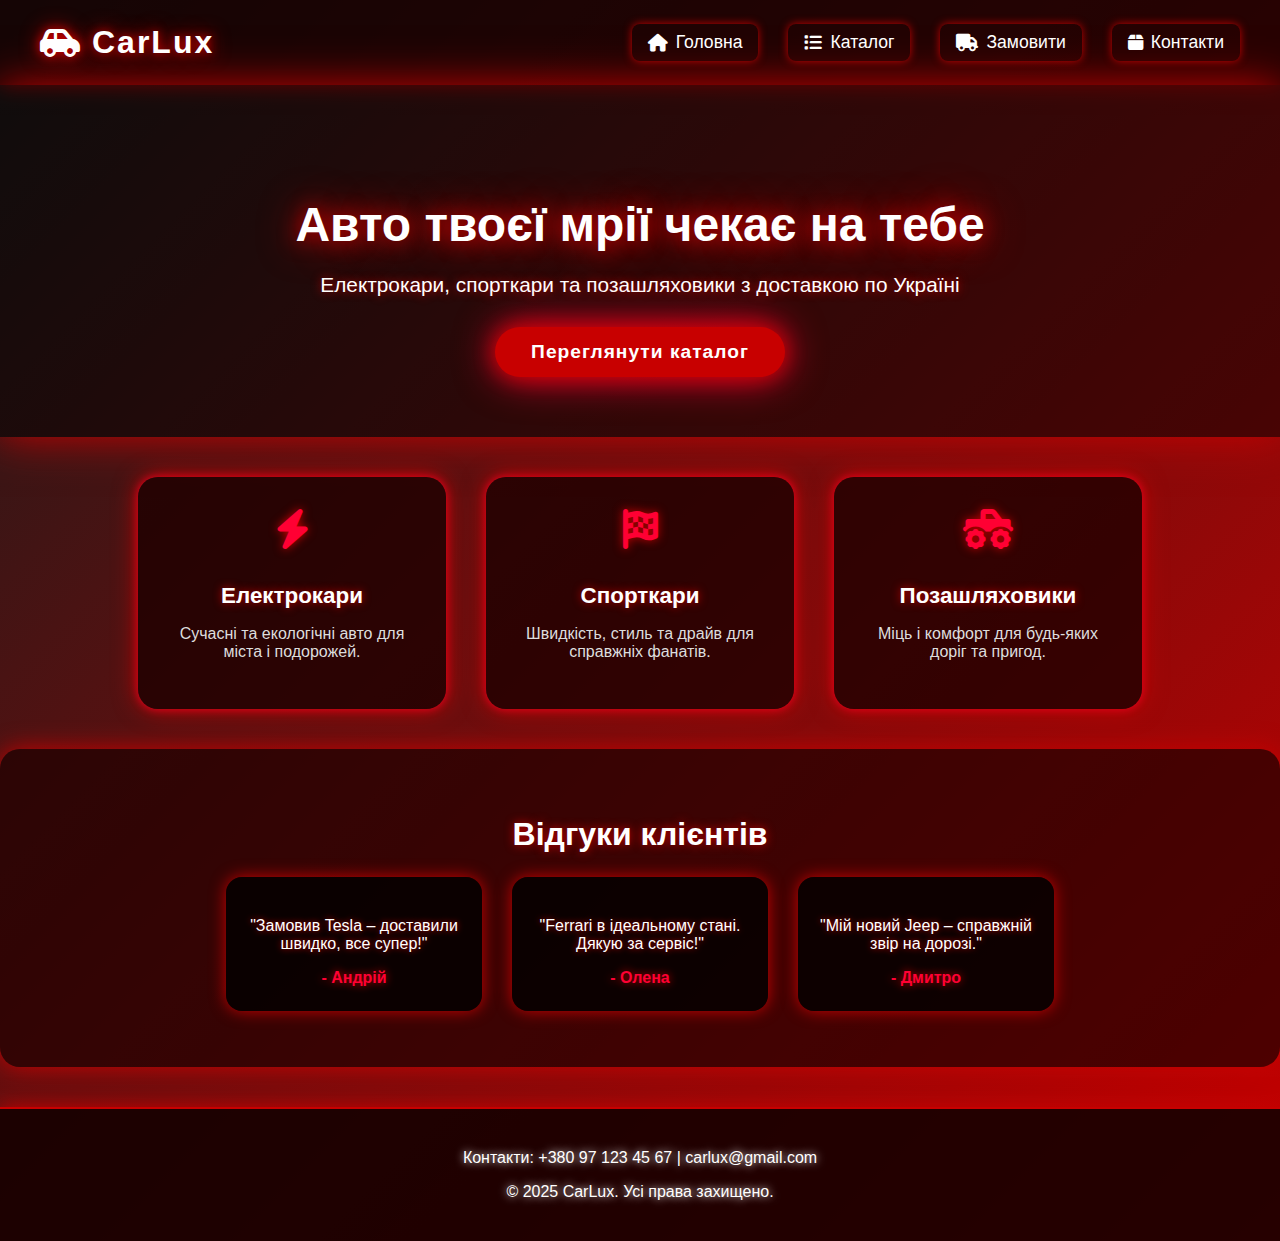
<file: index.html>
<!DOCTYPE html>
<html lang="en">
<head>
    <meta charset="UTF-8">
    <meta name="viewport" content="width=device-width, initial-scale=1.0">
    <title>CarLux - Автосалон</title>
    <link rel="stylesheet" href="./styles.css">
    <!-- Іконки Font Awesome CDN -->
    <link rel="stylesheet" href="https://cdnjs.cloudflare.com/ajax/libs/font-awesome/6.4.2/css/all.min.css">
</head>
<body>
    <!-- Навігація -->
    <header>
        <div class="logo"><i class="fa-solid fa-car-side"></i> CarLux</div>
        <nav>
              <ul>
                <li><a href="index.html"><i class="fa-solid fa-house"></i> Головна</a></li>
                <li><a href="catalog.html"><i class="fa-solid fa-list"></i> Каталог</a></li>
                <li><a href="order.html"><i class="fa-solid fa-truck"></i> Замовити</a></li>
                <li><a href="contacts.html"><i class="fa-solid fa-box"></i> Контакти</a></li>
             </ul>
        </nav>
    </header>

    <!-- Головний банер -->
    <section class="hero">
        <h1>Авто твоєї мрії чекає на тебе</h1>
        <p>Електрокари, спорткари та позашляховики з доставкою по Україні</p>
        <a href="#" class="btn">Переглянути каталог</a>
    </section>

    <!-- Категорії авто -->
    <section class="categories">
        <div class="category electric">
            <i class="fa-solid fa-bolt"></i>
            <h3>Електрокари</h3>
            <p>Сучасні та екологічні авто для міста і подорожей.</p>
        </div>
        <div class="category sport">
            <i class="fa-solid fa-flag-checkered"></i>
            <h3>Спорткари</h3>
            <p>Швидкість, стиль та драйв для справжніх фанатів.</p>
        </div>
        <div class="category suv">
            <i class="fa-solid fa-truck-monster"></i>
            <h3>Позашляховики</h3>
            <p>Міць і комфорт для будь-яких доріг та пригод.</p>
        </div>
    </section>

    <!-- Відгуки -->
    <section class="reviews">
        <h2>Відгуки клієнтів</h2>
        <div class="review-list">
            <div class="review">
                <p>"Замовив Tesla – доставили швидко, все супер!"</p>
                <span>- Андрій</span>
            </div>
            <div class="review">
                <p>"Ferrari в ідеальному стані. Дякую за сервіс!"</p>
                <span>- Олена</span>
            </div>
            <div class="review">
                <p>"Мій новий Jeep – справжній звір на дорозі."</p>
                <span>- Дмитро</span>
            </div>
        </div>
    </section>

    <!-- Підвал -->
    <footer>
        <p>Контакти: +380 97 123 45 67 | carlux@gmail.com</p>
        <p>© 2025 CarLux. Усі права захищено.</p>
    </footer>
</body>
</html>
</file>
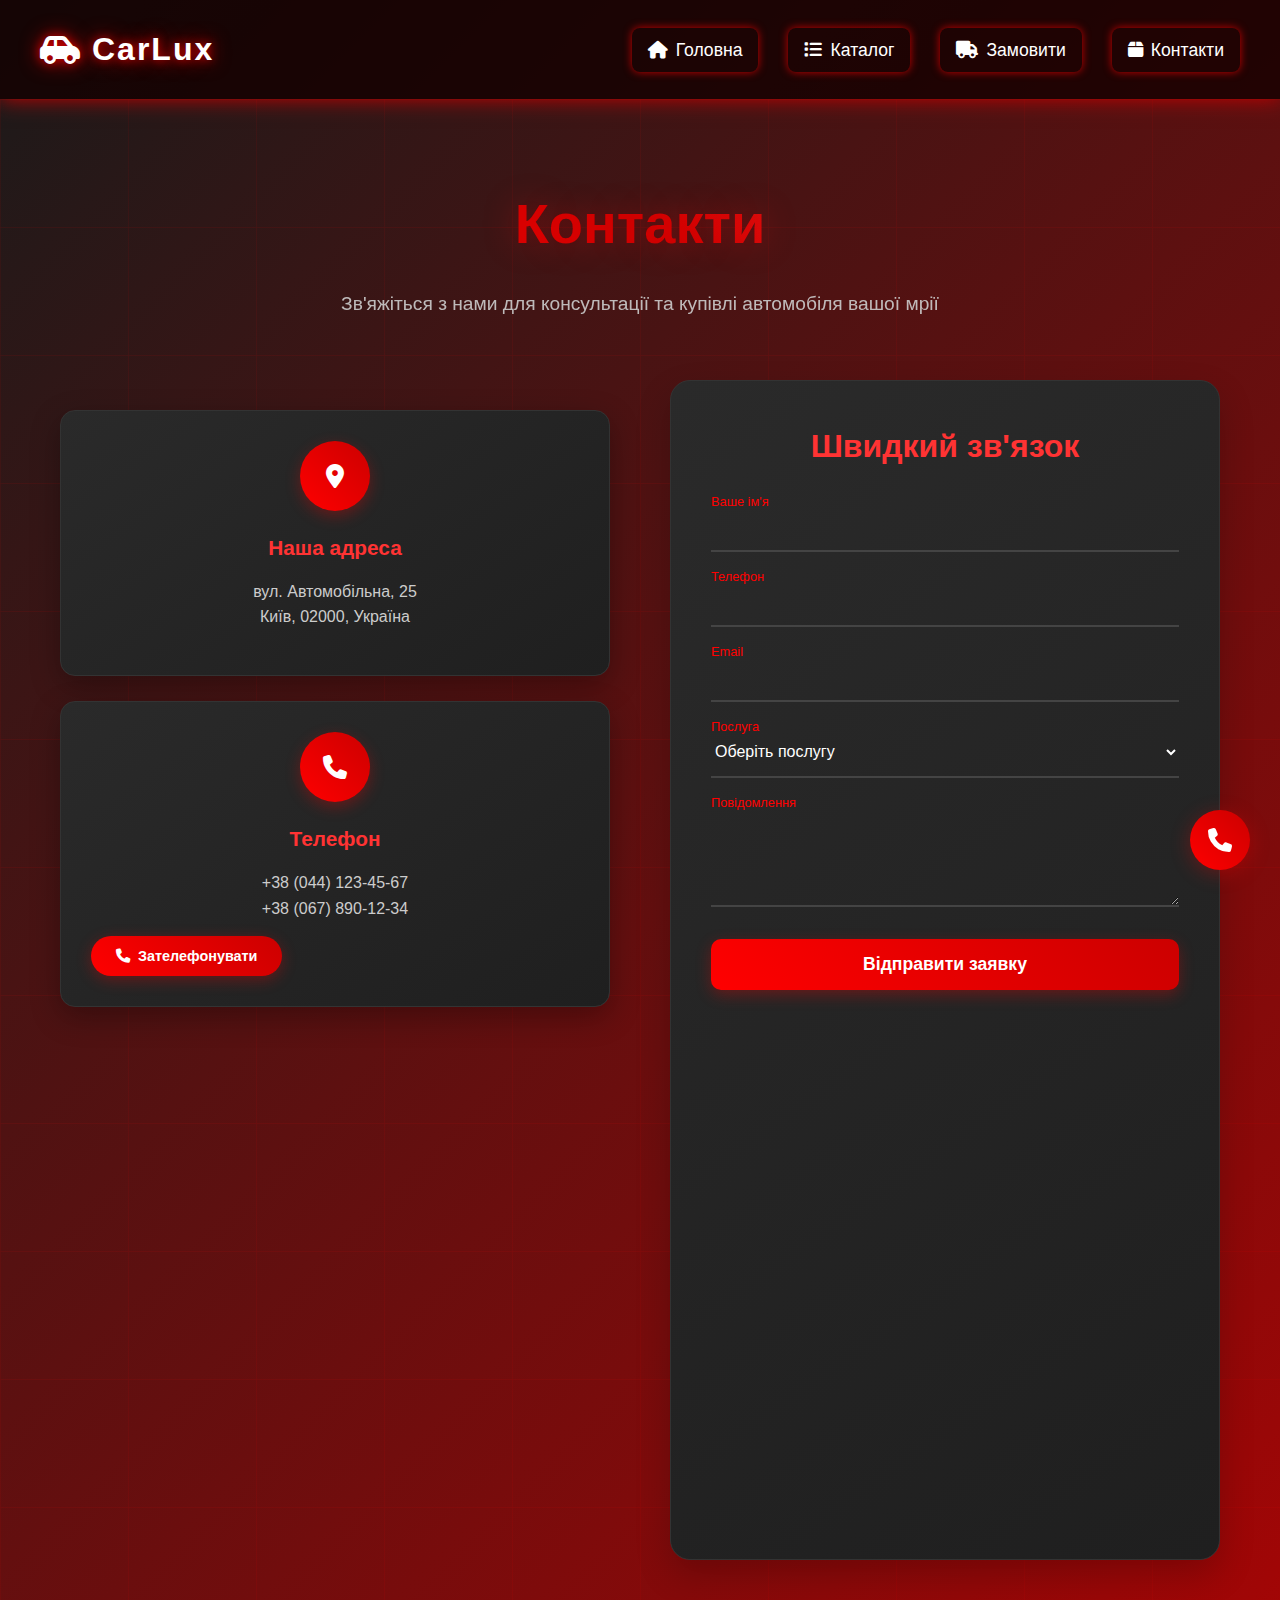
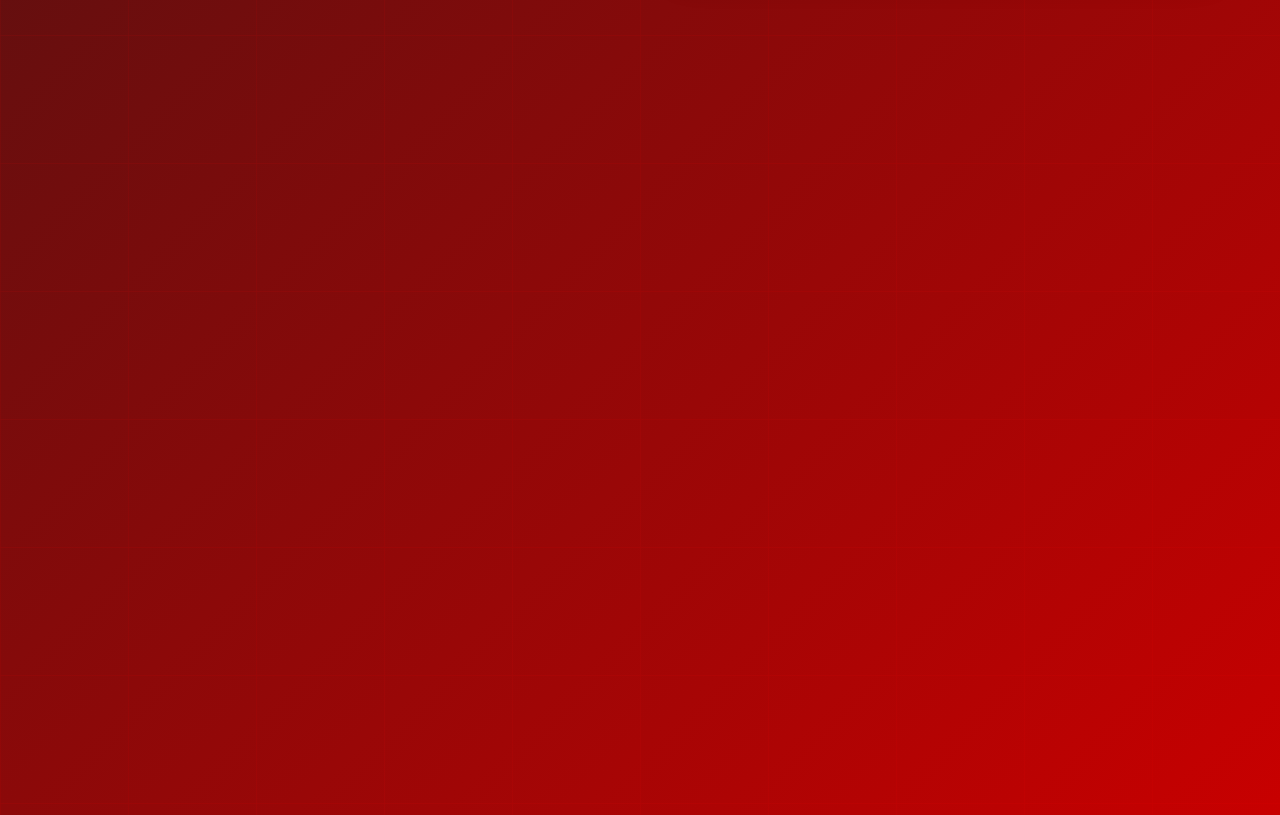
<file: contacts.html>
<!DOCTYPE html>
<html lang="uk">
<head>
    <meta charset="UTF-8">
    <meta name="viewport" content="width=device-width, initial-scale=1.0">
    <title>Контакти - Автосалон</title>
    <link rel="stylesheet" href="contact.css">
    <link href="https://cdnjs.cloudflare.com/ajax/libs/font-awesome/6.4.0/css/all.min.css" rel="stylesheet">
<link rel="stylesheet" href="./styles.css">
    <!-- Іконки Font Awesome CDN -->
    <link rel="stylesheet" href="https://cdnjs.cloudflare.com/ajax/libs/font-awesome/6.4.2/css/all.min.css">
</head>
<body>
    <header>
        <div class="logo"><i class="fa-solid fa-car-side"></i> CarLux</div>
        <nav>
              <ul>
                <li><a href="index.html"><i class="fa-solid fa-house"></i> Головна</a></li>
                <li><a href="catalog.html"><i class="fa-solid fa-list"></i> Каталог</a></li>
                <li><a href="order.html"><i class="fa-solid fa-truck"></i> Замовити</a></li>
                <li><a href="contacts.html"><i class="fa-solid fa-box"></i> Контакти</a></li>
             </ul>
        </nav>
    </header>
    <section class="contacts-section" id="contacts">
        <div class="container">
            <!-- Header -->
            <div class="section-header">
                <h1 class="section-title">Контакти</h1>
                <p class="section-subtitle">Зв'яжіться з нами для консультації та купівлі автомобіля вашої мрії</p>
            </div>

            <div class="contacts-content">
                <!-- Contact Info Cards -->
                <div class="contact-info">
                    <div class="info-card" data-aos="fade-up">
                        <div class="card-icon">
                            <i class="fas fa-map-marker-alt"></i>
                        </div>
                        <h3>Наша адреса</h3>
                        <p>вул. Автомобільна, 25<br>Київ, 02000, Україна</p>
                    </div>

                    <div class="info-card" data-aos="fade-up" data-aos-delay="100">
                        <div class="card-icon">
                            <i class="fas fa-phone"></i>
                        </div>
                        <h3>Телефон</h3>
                        <p>+38 (044) 123-45-67<br>+38 (067) 890-12-34</p>
                        <button class="call-btn" onclick="makeCall('+380441234567')">
                            <i class="fas fa-phone"></i> Зателефонувати
                        </button>
                    </div>

                    <div class="info-card" data-aos="fade-up" data-aos-delay="200">
                        <div class="card-icon">
                            <i class="fas fa-envelope"></i>
                        </div>
                        <h3>Email</h3>
                        <p>info@autosalon.ua<br>sales@autosalon.ua</p>
                    </div>

                    <div class="info-card" data-aos="fade-up" data-aos-delay="300">
                        <div class="card-icon">
                            <i class="fas fa-clock"></i>
                        </div>
                        <h3>Режим роботи</h3>
                        <p>Пн-Пт: 09:00 - 19:00<br>Сб-Нд: 10:00 - 17:00</p>
                    </div>
                </div>

                <!-- Contact Form -->
                <div class="contact-form-container" data-aos="fade-left">
                    <h2>Швидкий зв'язок</h2>
                    <form class="contact-form" id="contactForm">
                        <div class="form-group">
                            <input type="text" id="name" name="name" required>
                            <label for="name">Ваше ім'я</label>
                            <span class="form-bar"></span>
                        </div>

                        <div class="form-group">
                            <input type="tel" id="phone" name="phone" required>
                            <label for="phone">Телефон</label>
                            <span class="form-bar"></span>
                        </div>

                        <div class="form-group">
                            <input type="email" id="email" name="email" required>
                            <label for="email">Email</label>
                            <span class="form-bar"></span>
                        </div>

                        <div class="form-group">
                            <select id="service" name="service" required>
                                <option value="">Оберіть послугу</option>
                                <option value="buy">Купівля автомобіля</option>
                                <option value="sell">Продаж автомобіля</option>
                                <option value="trade">Трейд-ін</option>
                                <option value="service">Сервісне обслуговування</option>
                                <option value="consultation">Консультація</option>
                            </select>
                            <label for="service">Послуга</label>
                        </div>

                        <div class="form-group">
                            <textarea id="message" name="message" rows="4"></textarea>
                            <label for="message">Повідомлення</label>
                            <span class="form-bar"></span>
                        </div>

                        <button type="submit" class="submit-btn">
                            <span class="btn-text">Відправити заявку</span>
                            <span class="btn-loader">
                                <i class="fas fa-spinner fa-spin"></i>
                            </span>
                        </button>
                    </form>
                </div>
            </div>

            <!-- Map Section -->
            <div class="map-section" data-aos="fade-up">
                <h2>Як нас знайти</h2>
                <div class="map-container">
                    <div class="map-placeholder">
                        <i class="fas fa-map"></i>
                        <p>Інтерактивна карта</p>
                        <small>Тут буде розміщена Google Maps або інша картографічна служба</small>
                    </div>
                </div>
            </div>

            <!-- Social Media -->
            <div class="social-section" data-aos="fade-up">
                <h3>Слідкуйте за нами</h3>
                <div class="social-links">
                    <a href="#" class="social-link facebook" data-social="Facebook">
                        <i class="fab fa-facebook-f" style="display: flex; justify-content: center; align-items: center;"></i>
                    </a>
                    <a href="#" class="social-link instagram" data-social="Instagram">
                        <i class="fab fa-instagram" style="display: flex; justify-content: center; align-items: center;"></i>
                    </a>
                    <a href="#" class="social-link telegram" data-social="Telegram">
                        <i class="fab fa-telegram-plane" style="display: flex; justify-content: center; align-items: center;"></i>
                    </a>
                    <a href="#" class="social-link viber" data-social="Viber">
                        <i class="fab fa-viber" style="display: flex; justify-content: center; align-items: center;"></i>
                    </a>
                </div>
            </div>
        </div>

        <!-- Floating Action Button -->
        <div class="fab-container">
            <button class="fab" id="fabButton">
                <i class="fas fa-phone"></i>
            </button>
            <div class="fab-options" id="fabOptions">
                <a href="tel:+380441234567" class="fab-option">
                    <i class="fas fa-phone"></i>
                    <span>Телефон</span>
                </a>
                <a href="mailto:info@autosalon.ua" class="fab-option">
                    <i class="fas fa-envelope" ></i>
                    <span>Email</span>
                </a>
                <a href="#" class="fab-option">
                    <i class="fas fa-telegram-plane"></i>
                    <span>Telegram</span>
                </a>
            </div>
        </div>
    </section>

    <script src="contact.js"></script>
</body>
</html>
</file>
<file: styles.css>
body {
    margin: 0;
    font-family: 'Segoe UI', Arial, sans-serif;
    background: linear-gradient(135deg, #1a1a1a 0%, #c80000 100%);
    color: #fff;
    min-height: 100vh;
}

header {
    display: flex;
    justify-content: space-between;
    align-items: center;
    padding: 24px 40px;
    background: rgba(20, 0, 0, 0.8);
    box-shadow: 0 0 20px #c80000;
}

.logo {
    font-size: 2rem;
    font-weight: bold;
    letter-spacing: 2px;
    color: #fff;
    text-shadow: 0 0 10px #c80000, 0 0 20px #c80000;
    display: flex;
    align-items: center;
    gap: 10px;
}

nav ul {
    display: flex;
    gap: 30px;
    list-style: none;
    margin: 0;
    padding: 0;
}

nav a {
    color: #fff;
    text-decoration: none;
    font-size: 1.1rem;
    padding: 8px 16px;
    border-radius: 8px;
    transition: background 0.2s, box-shadow 0.2s;
    box-shadow: 0 0 8px #c80000;
    display: flex;
    align-items: center;
    gap: 8px;
}

nav a:hover {
    background: #c80000;
    box-shadow: 0 0 16px #ff0033, 0 0 8px #c80000;
    color: #fff;
}

.hero {
    text-align: center;
    padding: 80px 20px 60px 20px;
    background: rgba(0,0,0,0.5);
    box-shadow: 0 0 40px #c80000;
}

.hero h1 {
    font-size: 3rem;
    margin-bottom: 20px;
    text-shadow: 0 0 20px #c80000, 0 0 40px #c80000;
}

.hero p {
    font-size: 1.3rem;
    margin-bottom: 30px;
    color: #fff;
    text-shadow: 0 0 10px #c80000;
}

.btn {
    display: inline-block;
    padding: 14px 36px;
    font-size: 1.2rem;
    color: #fff;
    background: #c80000;
    border: none;
    border-radius: 30px;
    box-shadow: 0 0 20px #c80000, 0 0 40px #ff0033;
    text-decoration: none;
    font-weight: bold;
    letter-spacing: 1px;
    transition: background 0.2s, box-shadow 0.2s;
}

.btn:hover {
    background: #ff0033;
    box-shadow: 0 0 40px #ff0033, 0 0 20px #c80000;
}

.categories {
    display: flex;
    justify-content: center;
    gap: 40px;
    margin: 40px 0;
    flex-wrap: wrap;
}

.category {
    background: rgba(30,0,0,0.8);
    border-radius: 20px;
    padding: 32px 24px;
    width: 260px;
    text-align: center;
    box-shadow: 0 0 24px #c80000, 0 0 8px #ff0033;
    transition: transform 0.2s, box-shadow 0.2s;
}

.category:hover {
    transform: translateY(-8px) scale(1.05);
    box-shadow: 0 0 40px #ff0033, 0 0 24px #c80000;
}

.category i {
    font-size: 2.5rem;
    margin-bottom: 12px;
    color: #ff0033;
    text-shadow: 0 0 10px #c80000;
}

.category h3 {
    font-size: 1.4rem;
    margin-bottom: 10px;
    color: #fff;
    text-shadow: 0 0 8px #c80000;
}

.category p {
    font-size: 1rem;
    color: #ddd;
}

.reviews {
    background: rgba(30,0,0,0.7);
    padding: 40px 20px;
    margin: 40px 0;
    border-radius: 20px;
    box-shadow: 0 0 24px #c80000;
    text-align: center;
}

.reviews h2 {
    font-size: 2rem;
    margin-bottom: 24px;
    color: #fff;
    text-shadow: 0 0 10px #c80000;
}

.review-list {
    display: flex;
    justify-content: center;
    gap: 30px;
    flex-wrap: wrap;
}

.review {
    background: rgba(0,0,0,0.8);
    border-radius: 16px;
    padding: 24px 18px;
    width: 220px;
    box-shadow: 0 0 16px #c80000;
    color: #fff;
    margin-bottom: 16px;
    text-shadow: 0 0 6px #c80000;
}

.review span {
    display: block;
    margin-top: 12px;
    color: #ff0033;
    font-weight: bold;
    text-shadow: 0 0 8px #c80000;
}

footer {
    background: rgba(20,0,0,0.9);
    color: #fff;
    text-align: center;
    padding: 24px 10px;
    font-size: 1rem;
    box-shadow: 0 0 20px #c80000;
    border-top: 2px solid #c80000;
    text-shadow: 0 0 8px
</file>
<file: contact.css>
/* Reset and base styles */
* {
    margin: 0;
    padding: 0;
    box-sizing: border-box;
}

body {
    font-family: 'Segoe UI', Tahoma, Geneva, Verdana, sans-serif;
    line-height: 1.6;
    color: #ffffff;
    background: linear-gradient(135deg, #1a1a1a 0%, #2d0000 50%, #1a1a1a 100%);
    min-height: 100vh;
    overflow-x: hidden;
}

/* Container */
.container {
    max-width: 1200px;
    margin: 0 auto;
    padding: 0 20px;
}

/* Contacts Section */
.contacts-section {
    padding: 80px 0;
    position: relative;
}

.contacts-section::before {
    content: '';
    position: absolute;
    top: 0;
    left: 0;
    right: 0;
    bottom: 0;
    background: url('data:image/svg+xml,<svg xmlns="http://www.w3.org/2000/svg" viewBox="0 0 100 100"><defs><pattern id="grid" width="10" height="10" patternUnits="userSpaceOnUse"><path d="M 10 0 L 0 0 0 10" fill="none" stroke="%23ff0000" stroke-width="0.1" opacity="0.1"/></pattern></defs><rect width="100" height="100" fill="url(%23grid)"/></svg>');
    pointer-events: none;
    z-index: 0;
}

/* Section Header */
.section-header {
    text-align: center;
    margin-bottom: 60px;
    position: relative;
    z-index: 1;
}

.section-title {
    font-size: 3.5rem;
    font-weight: 700;
    background: linear-gradient(45deg, #ff0000, #cc0000, #ff3333);
    -webkit-background-clip: text;
    -webkit-text-fill-color: transparent;
    background-clip: text;
    margin-bottom: 20px;
    text-shadow: 0 0 30px rgba(255, 0, 0, 0.3);
    animation: titleGlow 3s ease-in-out infinite alternate;
}

@keyframes titleGlow {
    0% { text-shadow: 0 0 30px rgba(255, 0, 0, 0.3); }
    100% { text-shadow: 0 0 50px rgba(255, 0, 0, 0.6), 0 0 80px rgba(255, 0, 0, 0.2); }
}

.section-subtitle {
    font-size: 1.2rem;
    color: #cccccc;
    max-width: 600px;
    margin: 0 auto;
    opacity: 0.9;
}

/* Contacts Content */
.contacts-content {
    display: grid;
    grid-template-columns: 1fr 1fr;
    gap: 60px;
    margin-bottom: 60px;
    position: relative;
    z-index: 1;
}

/* Contact Info */
.contact-info {
    display: grid;
    gap: 25px;
}

.info-card {
    background: linear-gradient(145deg, #2a2a2a, #1f1f1f);
    border: 1px solid #333;
    border-radius: 15px;
    padding: 30px;
    text-align: center;
    transition: all 0.4s cubic-bezier(0.175, 0.885, 0.32, 1.275);
    position: relative;
    overflow: hidden;
    box-shadow: 0 10px 30px rgba(0, 0, 0, 0.3);
}

.info-card::before {
    content: '';
    position: absolute;
    top: -50%;
    left: -50%;
    width: 200%;
    height: 200%;
    background: linear-gradient(45deg, transparent, rgba(255, 0, 0, 0.1), transparent);
    transform: rotate(-45deg);
    transition: all 0.6s ease;
    opacity: 0;
}

.info-card:hover::before {
    opacity: 1;
    animation: shine 1.5s ease-in-out;
}

@keyframes shine {
    0% { transform: translateX(-100%) translateY(-100%) rotate(-45deg); }
    100% { transform: translateX(100%) translateY(100%) rotate(-45deg); }
}

.info-card:hover {
    transform: translateY(-10px) scale(1.02);
    border-color: #ff0000;
    box-shadow: 0 20px 40px rgba(255, 0, 0, 0.2), 0 0 20px rgba(255, 0, 0, 0.1);
}

.card-icon {
    width: 70px;
    height: 70px;
    background: linear-gradient(45deg, #ff0000, #cc0000);
    border-radius: 50%;
    display: flex;
    align-items: center;
    justify-content: center;
    margin: 0 auto 20px;
    font-size: 1.5rem;
    color: white;
    box-shadow: 0 5px 15px rgba(255, 0, 0, 0.3);
    transition: all 0.3s ease;
}

.info-card:hover .card-icon {
    transform: scale(1.1) rotate(360deg);
    box-shadow: 0 10px 25px rgba(255, 0, 0, 0.5);
}

.info-card h3 {
    font-size: 1.3rem;
    margin-bottom: 15px;
    color: #ff3333;
    font-weight: 600;
}

.info-card p {
    color: #cccccc;
    line-height: 1.6;
    margin-bottom: 15px;
}

.call-btn {
    background: linear-gradient(45deg, #ff0000, #cc0000);
    border: none;
    padding: 12px 25px;
    border-radius: 25px;
    color: white;
    font-weight: 600;
    cursor: pointer;
    transition: all 0.3s ease;
    font-size: 0.9rem;
    box-shadow: 0 4px 15px rgba(255, 0, 0, 0.3);
    display: flex;
    align-items: center;
    justify-content: center;
    gap: 8px;
}

.call-btn:hover {
    transform: translateY(-2px);
    box-shadow: 0 6px 20px rgba(255, 0, 0, 0.4);
    background: linear-gradient(45deg, #ff3333, #ff0000);
}

.call-btn:active {
    transform: translateY(0);
}

/* Contact Form */
.contact-form-container {
    background: linear-gradient(145deg, #2a2a2a, #1f1f1f);
    border: 1px solid #333;
    border-radius: 20px;
    padding: 40px;
    box-shadow: 0 15px 35px rgba(0, 0, 0, 0.2);
    position: relative;
    overflow: hidden;
}

.contact-form-container::before {
    content: '';
    position: absolute;
    top: 0;
    left: -100%;
    width: 100%;
    height: 2px;
    background: linear-gradient(90deg, transparent, #ff0000, transparent);
    animation: borderFlow 3s linear infinite;
}

@keyframes borderFlow {
    0% { left: -100%; }
    100% { left: 100%; }
}

.contact-form-container h2 {
    font-size: 2rem;
    margin-bottom: 30px;
    text-align: center;
    color: #ff3333;
    font-weight: 600;
}

.form-group {
    position: relative;
    margin-bottom: 25px;
}

.form-group input,
.form-group textarea,
.form-group select {
    width: 100%;
    padding: 15px 0;
    font-size: 1rem;
    color: #ffffff;
    background: transparent;
    border: none;
    border-bottom: 2px solid #444;
    outline: none;
    transition: all 0.3s ease;
    font-family: inherit;
}

.form-group select {
    cursor: pointer;
    padding: 15px 0;
}

.form-group select option {
    background: #2a2a2a;
    color: #ffffff;
}

.form-group label {
    position: absolute;
    top: 15px;
    left: 0;
    font-size: 1rem;
    color: #888;
    pointer-events: none;
    transition: all 0.3s ease;
}

.form-group input:focus,
.form-group textarea:focus,
.form-group select:focus {
    border-bottom-color: #ff0000;
}

.form-group input:focus + label,
.form-group textarea:focus + label,
.form-group input:not(:placeholder-shown) + label,
.form-group textarea:not(:placeholder-shown) + label,
.form-group select:focus + label,
.form-group select:not([value=""]) + label {
    transform: translateY(-25px);
    font-size: 0.8rem;
    color: #ff0000;
}

.form-bar {
    position: absolute;
    bottom: 0;
    left: 0;
    width: 0;
    height: 2px;
    background: linear-gradient(45deg, #ff0000, #ff3333);
    transition: width 0.3s ease;
}

.form-group input:focus ~ .form-bar,
.form-group textarea:focus ~ .form-bar {
    width: 100%;
}

.submit-btn {
    width: 100%;
    padding: 15px;
    background: linear-gradient(45deg, #ff0000, #cc0000);
    border: none;
    border-radius: 10px;
    color: white;
    font-size: 1.1rem;
    font-weight: 600;
    cursor: pointer;
    transition: all 0.3s ease;
    position: relative;
    overflow: hidden;
    box-shadow: 0 5px 15px rgba(255, 0, 0, 0.3);
}

.submit-btn:hover {
    transform: translateY(-2px);
    box-shadow: 0 8px 25px rgba(255, 0, 0, 0.4);
    background: linear-gradient(45deg, #ff3333, #ff0000);
}

.submit-btn:active {
    transform: translateY(0);
}

.btn-loader {
    display: none;
}

.submit-btn.loading .btn-text {
    display: none;
}

.submit-btn.loading .btn-loader {
    display: inline;
}

/* Map Section */
.map-section {
    margin-bottom: 60px;
    position: relative;
    z-index: 1;
}

.map-section h2 {
    font-size: 2rem;
    text-align: center;
    margin-bottom: 30px;
    color: #ff3333;
    font-weight: 600;
}

.map-container {
    height: 400px;
    background: linear-gradient(145deg, #2a2a2a, #1f1f1f);
    border: 1px solid #333;
    border-radius: 15px;
    overflow: hidden;
    box-shadow: 0 10px 30px rgba(0, 0, 0, 0.3);
}

.map-placeholder {
    height: 100%;
    display: flex;
    flex-direction: column;
    align-items: center;
    justify-content: center;
    color: #888;
    font-size: 3rem;
}

.map-placeholder p {
    font-size: 1.2rem;
    margin-top: 20px;
    color: #ccc;
}

.map-placeholder small {
    font-size: 0.9rem;
    margin-top: 10px;
    text-align: center;
    opacity: 0.7;
}

/* Social Section */
.social-section {
    text-align: center;
    position: relative;
    z-index: 1;
    padding-bottom: 50px;
}

.social-section h3 {
    font-size: 1.5rem;
    margin-bottom: 25px;
    color: #ff3333;
    font-weight: 600;
}

.social-links {
    display: flex;
    justify-content: center;
    gap: 20px;
    flex-wrap: wrap;
}

.social-link {
    width: 60px;
    height: 60px;
    background: linear-gradient(145deg, #2a2a2a, #1f1f1f);
    border: 2px solid #333;
    border-radius: 50%;
    display: flex;
    align-items: center;
    justify-content: center;
    color: #ccc;
    font-size: 1.5rem;
    text-decoration: none;
    transition: all 0.4s cubic-bezier(0.175, 0.885, 0.32, 1.275);
    position: relative;
    overflow: hidden;
}

.social-link::before {
    content: attr(data-social);
    position: absolute;
    bottom: -40px;
    left: 50%;
    transform: translateX(-50%);
    background: rgba(0, 0, 0, 0.9);
    color: white;
    padding: 5px 10px;
    border-radius: 5px;
    font-size: 0.8rem;
    white-space: nowrap;
    opacity: 0;
    transition: all 0.3s ease;
    pointer-events: none;
    z-index: 10;
}

.social-link:hover::before {
    bottom: -30px;
    opacity: 1;
}

.social-link.facebook:hover {
    background: #3b5998;
    color: white;
    border-color: #3b5998;
    transform: translateY(-5px) scale(1.1);
}

.social-link.instagram:hover {
    background: linear-gradient(45deg, #f09433, #e6683c, #dc2743, #cc2366, #bc1888);
    color: white;
    border-color: #e6683c;
    transform: translateY(-5px) scale(1.1);
}

.social-link.telegram:hover {
    background: #0088cc;
    color: white;
    border-color: #0088cc;
    transform: translateY(-5px) scale(1.1);
}

.social-link.viber:hover {
    background: #665cac;
    color: white;
    border-color: #665cac;
    transform: translateY(-5px) scale(1.1);
}

/* Floating Action Button */
.fab-container {
    position: fixed;
    bottom: 30px;
    right: 30px;
    z-index: 1000;
}

.fab {
    width: 60px;
    height: 60px;
    background: linear-gradient(45deg, #ff0000, #cc0000);
    border: none;
    border-radius: 50%;
    color: white;
    font-size: 1.5rem;
    cursor: pointer;
    box-shadow: 0 4px 20px rgba(255, 0, 0, 0.3);
    transition: all 0.3s ease;
    position: relative;
    z-index: 2;
}

.fab:hover {
    transform: scale(1.1);
    box-shadow: 0 6px 25px rgba(255, 0, 0, 0.4);
}

.fab-options {
    position: absolute;
    bottom: 70px;
    right: 0;
    display: flex;
    flex-direction: column;
    gap: 10px;
    opacity: 0;
    visibility: hidden;
    transform: translateY(20px);
    transition: all 0.3s ease;
}

.fab-options.active {
    opacity: 1;
    visibility: visible;
    transform: translateY(0);
}

.fab-option {
    display: flex;
    align-items: center;
    background: rgba(42, 42, 42, 0.95);
    border: 1px solid #333;
    padding: 12px 20px;
    border-radius: 25px;
    text-decoration: none;
    color: white;
    font-size: 0.9rem;
    transition: all 0.3s ease;
    backdrop-filter: blur(10px);
    white-space: nowrap;
}

.fab-option:hover {
    background: rgba(255, 0, 0, 0.2);
    border-color: #ff0000;
    transform: translateX(-10px);
}

.fab-option i {
    margin-right: 10px;
    font-size: 1rem;
}

/* Animation for data-aos */
[data-aos] {
    opacity: 0;
    transform: translateY(30px);
    animation: fadeInUp 0.8s ease forwards;
}

[data-aos="fade-up"] {
    animation-delay: 0.2s;
}

[data-aos="fade-left"] {
    transform: translateX(30px);
    animation: fadeInLeft 0.8s ease forwards;
    animation-delay: 0.3s;
}

@keyframes fadeInUp {
    to {
        opacity: 1;
        transform: translateY(0);
    }
}

@keyframes fadeInLeft {
    to {
        opacity: 1;
        transform: translateX(0);
    }
}

/* Responsive Design */
@media (max-width: 768px) {
    .section-title {
        font-size: 2.5rem;
    }
    
    .contacts-content {
        grid-template-columns: 1fr;
        gap: 40px;
    }
    
    .contact-info {
        order: 2;
    }
    
    .contact-form-container {
        order: 1;
        padding: 30px 20px;
    }
    
    .info-card {
        padding: 25px 20px;
    }
    
    .social-links {
        gap: 15px;
    }
    
    .social-link {
        width: 50px;
        height: 50px;
        font-size: 1.2rem;
    }
    
    .fab-container {
        bottom: 20px;
        right: 20px;
    }
    
    .fab {
        width: 50px;
        height: 50px;
        font-size: 1.2rem;
    }
    
    .container {
        padding: 0 15px;
    }
}

@media (max-width: 480px) {
    .section-title {
        font-size: 2rem;
    }
    
    .section-subtitle {
        font-size: 1rem;
    }
    
    .contact-form-container {
        padding: 25px 15px;
    }
    
    .info-card {
        padding: 20px 15px;
    }
    
    .card-icon {
        width: 60px;
        height: 60px;
        font-size: 1.3rem;
    }
}
</file>
